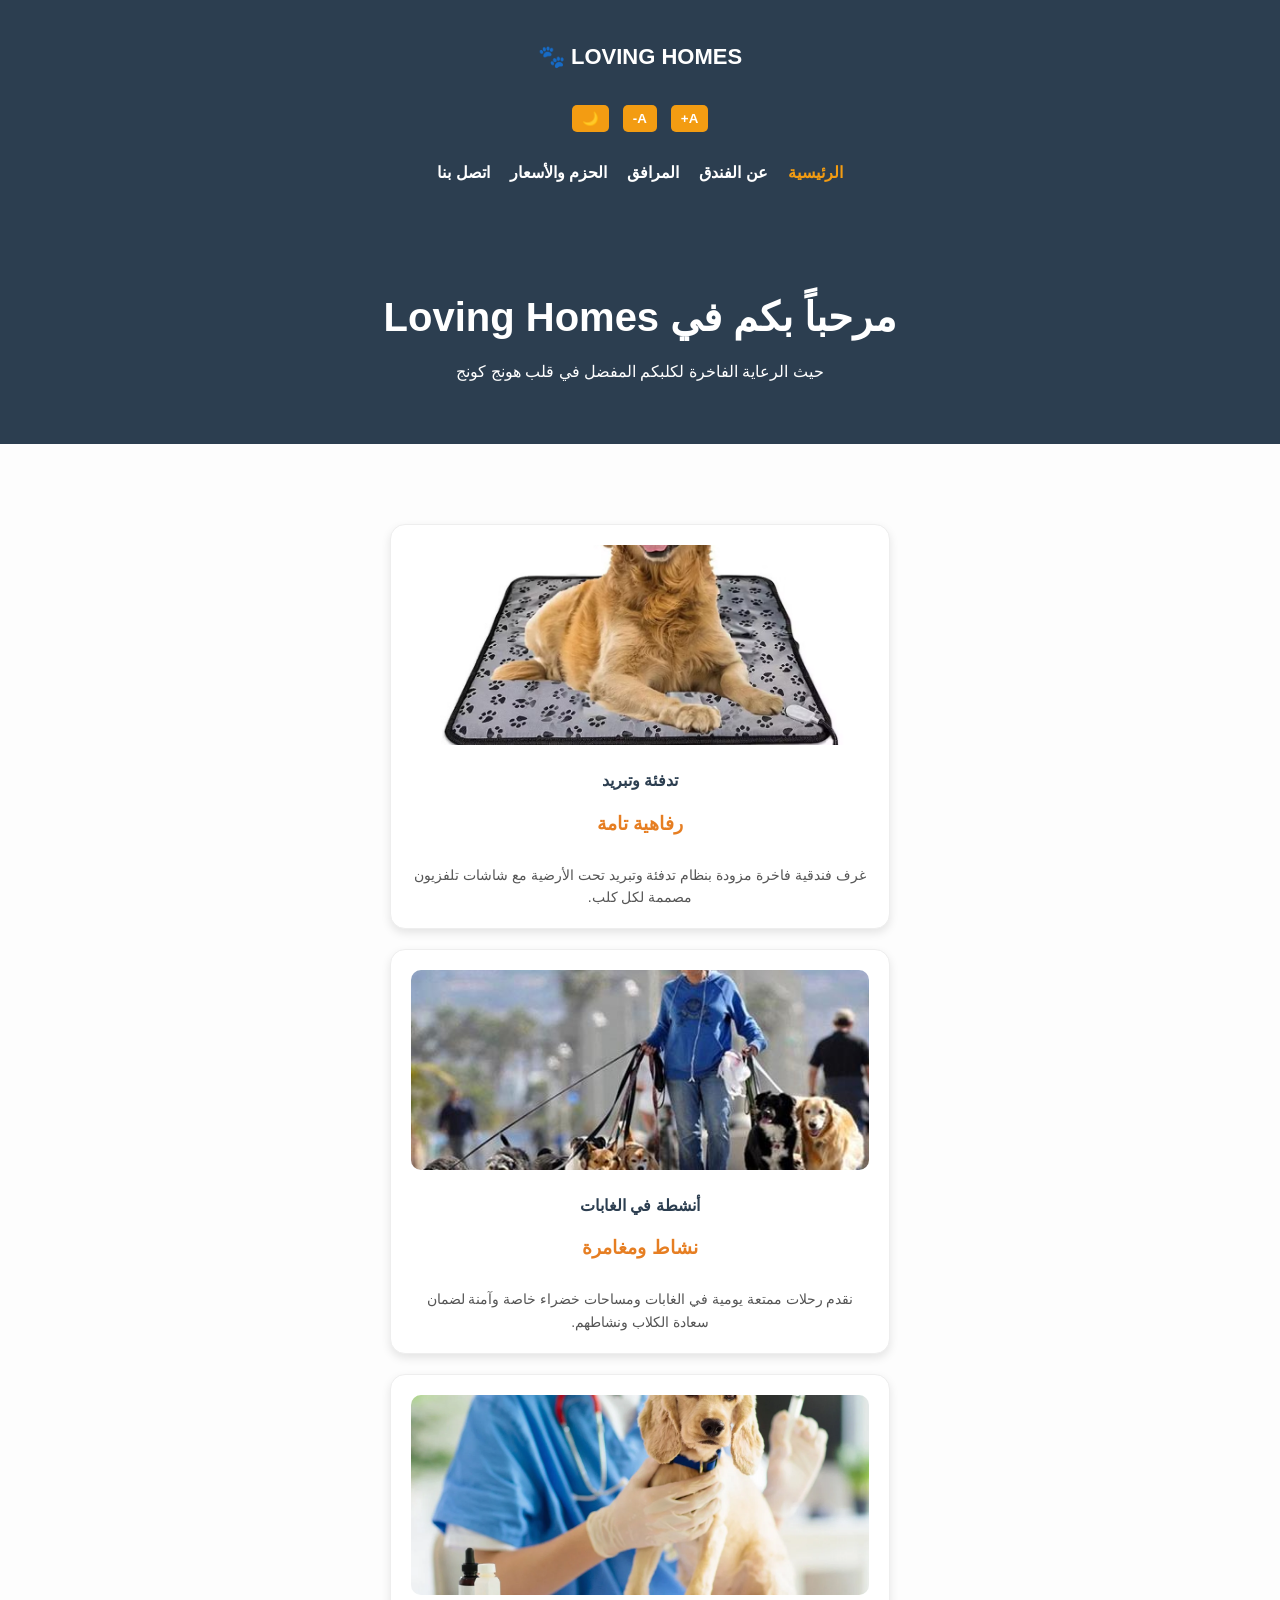
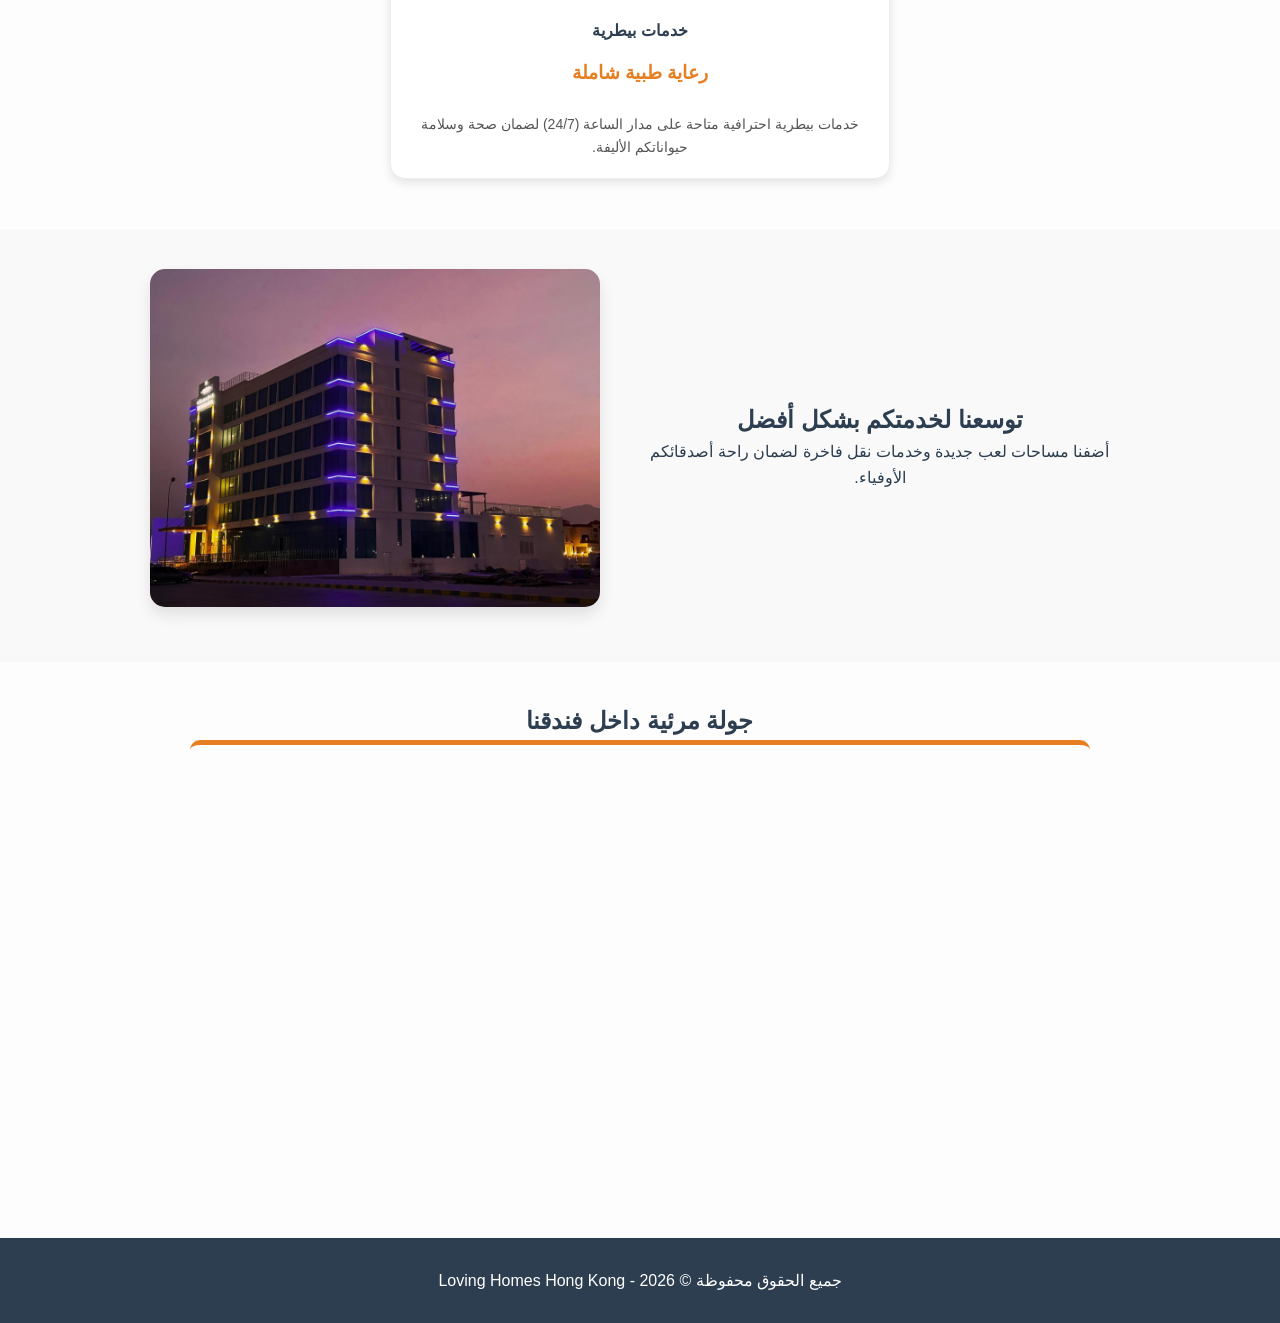
<file: index.html>
<!DOCTYPE html>
<html lang="ar" dir="rtl">
<head>
<meta charset="UTF-8">
<meta name="viewport" content="width=device-width, initial-scale=1.0">
<title>Loving Homes</title>

<link rel="stylesheet" href="css/style.css">

<style>
body{
margin:0;
background-color:#fdfdfd;
font-family:Arial,sans-serif;
}

/* navbar */
.navbar{
display:flex;
flex-direction:column;
align-items:center;
background:#2c3e50;
padding:15px 30px;
}

.logo{
color:white;
font-size:22px;
font-weight:bold;
margin-bottom:8px;
}

/* ازرار التحكم */
.accessibility-tools{
margin-bottom:10px;
}

.accessibility-tools button{
margin:3px;
padding:6px 10px;
border:none;
border-radius:5px;
cursor:pointer;
}

/* nav links */
.nav-links{
list-style:none;
display:flex;
gap:20px;
margin:0;
padding:0;
}

.nav-links a{
color:white;
text-decoration:none;
font-size:16px;
}

.nav-links a.active{
color:#e67e22;
}

/* hero */
.hero{
background:#2c3e50;
color:white;
text-align:center;
padding:60px 20px;
}

.hero h1{
font-size:2.5rem;
margin-bottom:10px;
}

/* services */
.container{
padding:50px 20px;
max-width:1200px;
margin:auto;
}

.services-grid{
display:grid;
grid-template-columns:repeat(auto-fit,minmax(300px,1fr));
gap:20px;
}

.card{
background:white;
border-radius:15px;
box-shadow:0 4px 10px rgba(0,0,0,0.1);
overflow:hidden;
text-align:center;
}

.card img{
width:100%;
height:200px;
object-fit:cover;
}

.card h3{
padding:15px 0;
color:#e67e22;
}

/* expansion section */
.expansion{
padding:40px 20px;
background:#f9f9f9;
display:flex;
flex-wrap:wrap;
align-items:center;
gap:30px;
justify-content:center;
}

.expansion img{
width:100%;
max-width:450px;
border-radius:15px;
box-shadow:0 8px 15px rgba(0,0,0,0.1);
}

/* video */
.video-section{
margin-top:40px;
text-align:center;
}

.video-section iframe{
width:100%;
max-width:900px;
height:450px;
border:none;
border-top:5px solid #e67e22;
border-radius:10px;
}

/* footer */
footer{
background:#2c3e50;
color:white;
text-align:center;
padding:30px 0;
margin-top:40px;
}
</style>

</head>

<body>

<header>
<nav class="navbar">

<div class="logo">Loving Homes 🐾</div>

<!-- ازرار التكبير والتصغير والثيم -->
<div class="accessibility-tools">
<button onclick="increaseFont()">A+</button>
<button onclick="decreaseFont()">A-</button>
<button onclick="toggleTheme()">🌙</button>

</div>

<ul class="nav-links">
<li><a href="index.html" class="active">الرئيسية</a></li>
<li><a href="pages/about.html">عن الفندق</a></li>
<li><a href="pages/services.html">المرافق</a></li>
<li><a href="pages/packages.html">الحزم والأسعار</a></li>
<li><a href="pages/contact.html">اتصل بنا</a></li>
</ul>

</nav>
</header>

<section class="hero">
<h1>مرحباً بكم في Loving Homes</h1>
<p>حيث الرعاية الفاخرة لكلبكم المفضل في قلب هونج كونج</p>
</section>

<section class="container">
<div class="services-grid">

<div class="card">
<img src="images/img-heating-cooling.avif" alt="رفاهية">
<h4>تدفئة وتبريد</h4>
<h3>رفاهية تامة</h3>
<p>
غرف فندقية فاخرة مزودة بنظام تدفئة وتبريد تحت الأرضية مع شاشات تلفزيون
مصممة لكل كلب.
</p>
</div>

<div class="card">
<img src="images/img-walking.jpg" alt="نشاط">
<h4>أنشطة في الغابات</h4>
<h3>نشاط ومغامرة</h3>
<p>
نقدم رحلات ممتعة يومية في الغابات ومساحات خضراء خاصة وآمنة
لضمان سعادة الكلاب ونشاطهم.
</p>
</div>

<div class="card">
<img src="images/img-vet-services.webp" alt="رعاية">
<h4>خدمات بيطرية</h4>
<h3>رعاية طبية شاملة</h3>
<p>
خدمات بيطرية احترافية متاحة على مدار الساعة (24/7)
لضمان صحة وسلامة حيواناتكم الأليفة.
</p>
</div>

</div>

</section>

<section class="expansion">

<div style="flex:1;min-width:300px;max-width:500px;">
<h2>توسعنا لخدمتكم بشكل أفضل</h2>
<p>أضفنا مساحات لعب جديدة وخدمات نقل فاخرة لضمان راحة أصدقائكم الأوفياء.</p>
</div>

<img src="images/img-hotel-history.jpg" alt="توسع الفندق">

</section>

<section class="video-section">

<h2>جولة مرئية داخل فندقنا</h2>
<iframe 
width="100%" 
height="400"
src="https://www.youtube.com/embed/sD9gTAFDq40"
title="Loving Homes Tour"
frameborder="0"
allow="accelerometer; autoplay; clipboard-write; encrypted-media; gyroscope; picture-in-picture"
allowfullscreen>
</iframe>

</section>

<footer>
<p>جميع الحقوق محفوظة © 2026 - Loving Homes Hong Kong</p>
</footer>

<script>

let currentFontSize = 16;

function increaseFont(){
currentFontSize += 2;
document.body.style.fontSize = currentFontSize + "px";
}

function decreaseFont(){
currentFontSize -= 2;
document.body.style.fontSize = currentFontSize + "px";
}

function toggleTheme(){

if(document.body.classList.contains("dark-mode")){

document.body.classList.remove("dark-mode");
document.body.style.backgroundColor="#fdfdfd";
document.body.style.color="#000";

}else{

document.body.classList.add("dark-mode");
document.body.style.backgroundColor="#121212";
document.body.style.color="#ffffff";

}

}

function resetSettings(){

currentFontSize = 16;
document.body.style.fontSize = "16px";

document.body.classList.remove("dark-mode");
document.body.style.backgroundColor="#fdfdfd";
document.body.style.color="#000";

}

</script>

</body>
</html>
</file>
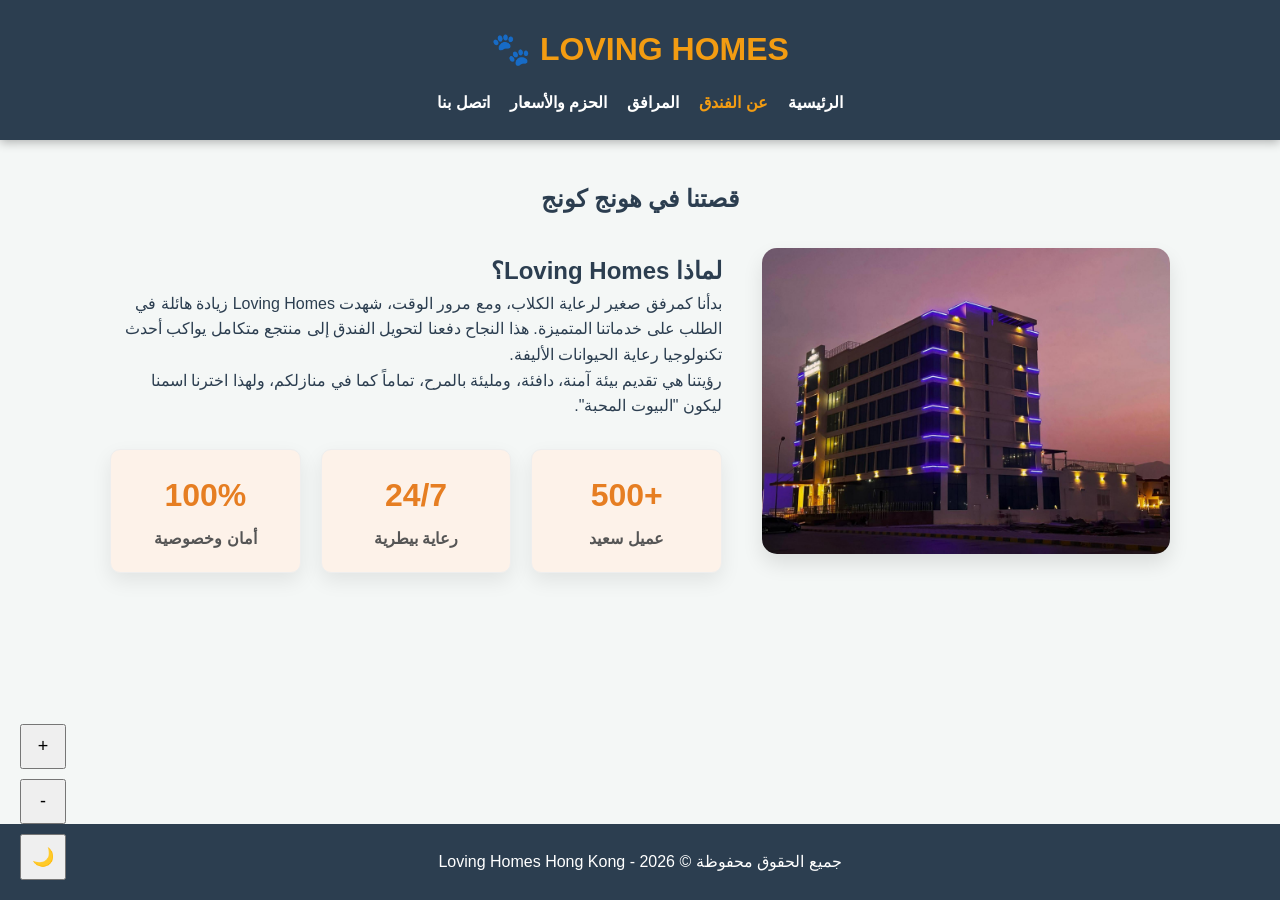
<file: pages/about.html>
<!DOCTYPE html>
<html lang="ar" dir="rtl">
<head>
    <meta charset="UTF-8">
    <meta name="viewport" content="width=device-width, initial-scale=1.0">
    <title>عن Loving Homes - قصتنا ورؤيتنا</title>
    <link rel="stylesheet" href="../css/style.css">
</head>
<body>

    <header>
        <nav class="navbar">
            <div class="logo">Loving Homes 🐾</div>
            <ul class="nav-links">
                <li><a href="../index.html">الرئيسية</a></li>
                <li><a href="about.html" class="active">عن الفندق</a></li>
                <li><a href="services.html">المرافق</a></li>
                <li><a href="packages.html">الحزم والأسعار</a></li>
                <li><a href="contact.html">اتصل بنا</a></li>
            </ul>
        </nav>
    </header>

    <main class="container">
        <section class="about-section">
            <h1 class="main-title">قصتنا في هونج كونج</h1>
            
            <div class="about-content" style="display: flex; gap: 40px; align-items: center; margin-top: 30px; text-align: right;">
                
                <div class="image-side" style="flex: 1;">
                    <img src="../images/img-hotel-history.jpg" alt="تاريخ لوفينغ هومز" class="large-img" style="width: 100%; border-radius: 15px; box-shadow: 0 10px 20px rgba(0,0,0,0.1); object-fit: cover;">
                </div>

                <div class="text-side" style="flex: 1.5;">
                    <h2>لماذا Loving Homes؟</h2>
                    <p>بدأنا كمرفق صغير لرعاية الكلاب، ومع مرور الوقت، شهدت Loving Homes زيادة هائلة في الطلب على خدماتنا المتميزة. هذا النجاح دفعنا لتحويل الفندق إلى منتجع متكامل يواكب أحدث تكنولوجيا رعاية الحيوانات الأليفة.</p>
                    <p>رؤيتنا هي تقديم بيئة آمنة، دافئة، ومليئة بالمرح، تماماً كما في منازلكم، ولهذا اخترنا اسمنا ليكون "البيوت المحبة".</p>
                    
                    <div class="stats-grid" style="display: grid; grid-template-columns: repeat(3, 1fr); gap: 20px; margin-top: 30px; text-align: center;">
                        <div class="stat-item" style="background: #fdf2e9; padding: 20px; border-radius: 10px;">
                            <h3 style="color: #e67e22; font-size: 2rem; margin-bottom: 5px;">+500</h3>
                            <p style="font-weight: bold; color: #555;">عميل سعيد</p>
                        </div>
                        <div class="stat-item" style="background: #fdf2e9; padding: 20px; border-radius: 10px;">
                            <h3 style="color: #e67e22; font-size: 2rem; margin-bottom: 5px;">24/7</h3>
                            <p style="font-weight: bold; color: #555;">رعاية بيطرية</p>
                        </div>
                        <div class="stat-item" style="background: #fdf2e9; padding: 20px; border-radius: 10px;">
                            <h3 style="color: #e67e22; font-size: 2rem; margin-bottom: 5px;">100%</h3>
                            <p style="font-weight: bold; color: #555;">أمان وخصوصية</p>
                        </div>
                    </div>
                </div>
            </div>
        </section>
    </main>

    <footer style="margin-top: 50px;">
        <p>جميع الحقوق محفوظة © 2026 - Loving Homes Hong Kong</p>
    </footer>


    <!-- أزرار التكبير والتصغير وتغيير الثيم -->
    <div style="position: fixed; bottom: 20px; left: 20px; display: flex; flex-direction: column; gap: 10px; z-index: 999;">
        <button onclick="zoomIn()" style="padding:10px;font-size:18px;">+</button>
        <button onclick="zoomOut()" style="padding:10px;font-size:18px;">-</button>
        <button onclick="toggleTheme()" style="padding:10px;font-size:18px;">🌙</button>
    </div>


    <script>

        let zoomLevel = 1;

        function zoomIn() {
            zoomLevel += 0.1;
            document.body.style.zoom = zoomLevel;
        }

        function zoomOut() {
            zoomLevel -= 0.1;
            document.body.style.zoom = zoomLevel;
        }

        function toggleTheme() {

            if (document.body.classList.contains("dark-mode")) {
                document.body.classList.remove("dark-mode");
                document.body.style.background = "white";
                document.body.style.color = "black";
            } else {
                document.body.classList.add("dark-mode");
                document.body.style.background = "#1e1e1e";
                document.body.style.color = "white";
            }

        }

    </script>

</body>
</html>
</file>
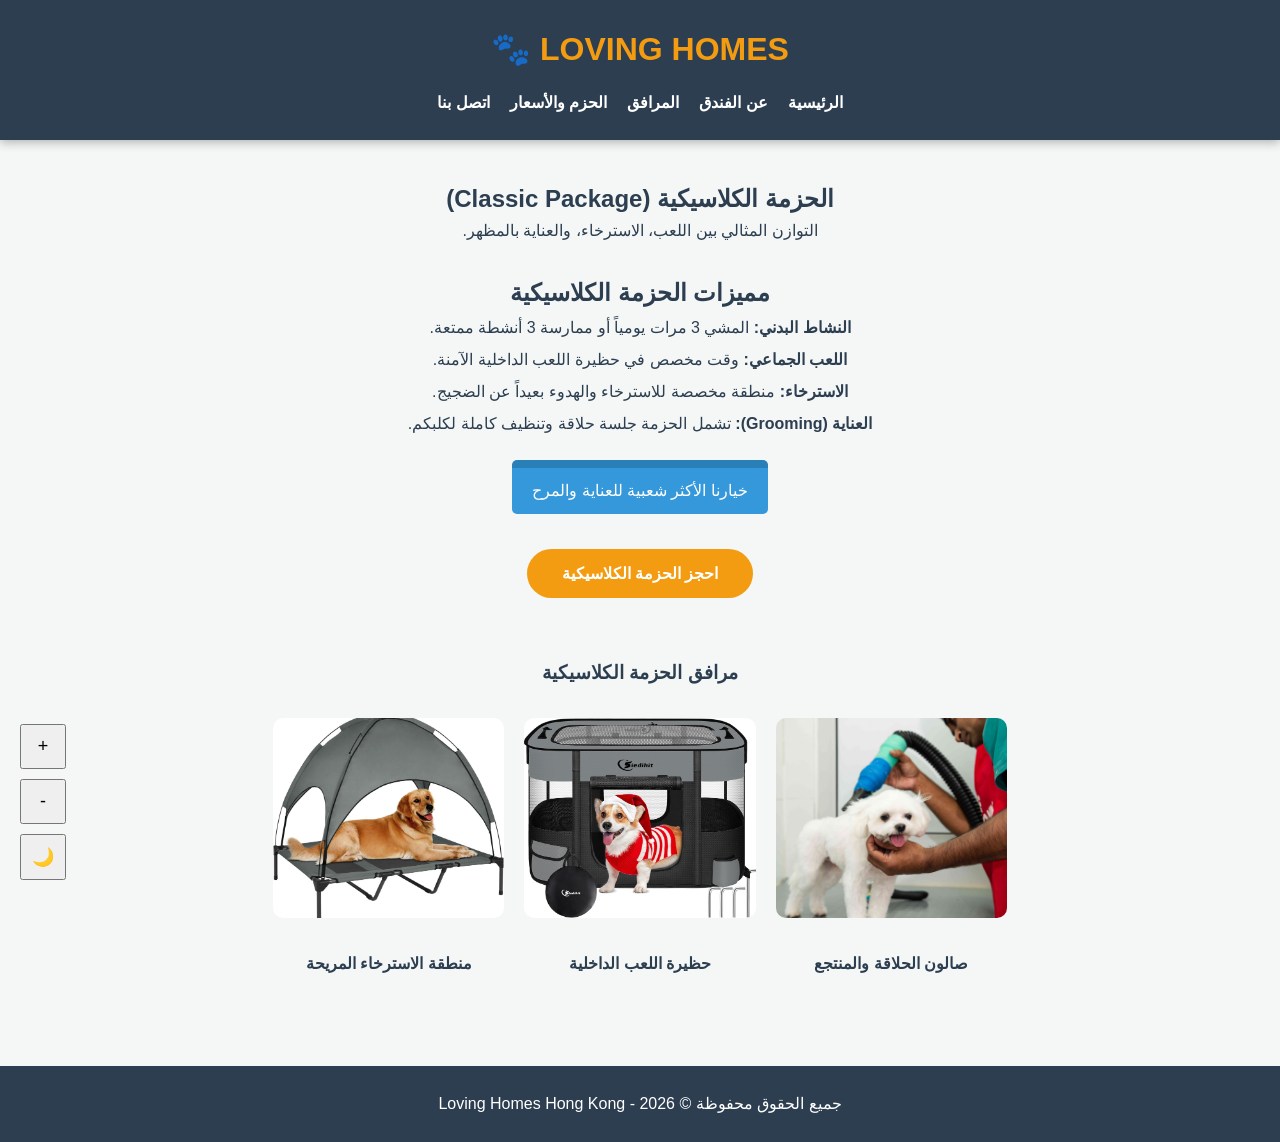
<file: pages/classic.html>
<!DOCTYPE html>
<html lang="ar" dir="rtl">
<head>
    <meta charset="UTF-8">
    <meta name="viewport" content="width=device-width, initial-scale=1.0">
    <title>الحزمة الكلاسيكية - Loving Homes</title>
    <link rel="stylesheet" href="../css/style.css">
</head>
<body>

    <header>
        <nav class="navbar">
            <div class="logo">Loving Homes 🐾</div>
            <ul class="nav-links">
                <li><a href="../index.html">الرئيسية</a></li>
                <li><a href="about.html">عن الفندق</a></li>
                <li><a href="services.html">المرافق</a></li>
                <li><a href="packages.html">الحزم والأسعار</a></li>
                <li><a href="contact.html">اتصل بنا</a></li>
            </ul>
        </nav>
    </header>

    <main class="container">
        <section class="package-header">
            <h1 class="main-title">الحزمة الكلاسيكية (Classic Package)</h1>
            <p class="classic-intro">التوازن المثالي بين اللعب، الاسترخاء، والعناية بالمظهر.</p>
        </section>

        <section class="package-details" style="text-align: center; margin-top: 30px;">
            <div class="text-side">
                <h2>مميزات الحزمة الكلاسيكية</h2>
                <ul class="feature-list" style="list-style: none; padding: 0; line-height: 2;">
                    <li><strong>النشاط البدني:</strong> المشي 3 مرات يومياً أو ممارسة 3 أنشطة ممتعة.</li>
                    <li><strong>اللعب الجماعي:</strong> وقت مخصص في حظيرة اللعب الداخلية الآمنة.</li>
                    <li><strong>الاسترخاء:</strong> منطقة مخصصة للاسترخاء والهدوء بعيداً عن الضجيج.</li>
                    <li><strong>العناية (Grooming):</strong> تشمل الحزمة جلسة حلاقة وتنظيف كاملة لكلبكم.</li>
                </ul>
                <div class="price-tag classic-color" style="background: #3498db; color: white; padding: 10px 20px; border-radius: 5px; display: inline-block; margin: 20px 0;">
                    خيارنا الأكثر شعبية للعناية والمرح
                </div>
                <br>
                <a href="contact.html" class="btn">احجز الحزمة الكلاسيكية</a>
            </div>
        </section>

        <section class="facilities-preview" style="margin-top: 60px;">
            <h3 style="text-align: center; margin-bottom: 30px;">مرافق الحزمة الكلاسيكية</h3>
            <div class="gallery-grid" style="display: grid; grid-template-columns: repeat(3, 1fr); gap: 20px; text-align: center;">
                
                <div class="facility-item">
                    <img src="../images/img-grooming-session.jpeg" alt="جلسة حلاقة" style="width: 100%; height: 200px; object-fit: cover; border-radius: 10px;">
                    <p style="margin-top: 10px; font-weight: bold;">صالون الحلاقة والمنتجع</p>
                </div>

                <div class="facility-item">
                    <img src="../images/img-indoor-barn.jpg" alt="حظيرة داخلية" style="width: 100%; height: 200px; object-fit: cover; border-radius: 10px;">
                    <p style="margin-top: 10px; font-weight: bold;">حظيرة اللعب الداخلية</p>
                </div>

                <div class="facility-item">
                    <img src="../images/img-relax-zone.jpg" alt="منطقة استرخاء" style="width: 100%; height: 200px; object-fit: cover; border-radius: 10px;">
                    <p style="margin-top: 10px; font-weight: bold;">منطقة الاسترخاء المريحة</p>
                </div>

            </div>
        </section>
    </main>

    <footer style="margin-top: 50px;">
        <p>جميع الحقوق محفوظة © 2026 - Loving Homes Hong Kong</p>
    </footer>


    <!-- أزرار التكبير والتصغير وتغيير الثيم -->
    <div style="position: fixed; bottom: 20px; left: 20px; display: flex; flex-direction: column; gap: 10px; z-index: 999;">
        <button onclick="zoomIn()" style="padding:10px;font-size:18px;">+</button>
        <button onclick="zoomOut()" style="padding:10px;font-size:18px;">-</button>
        <button onclick="toggleTheme()" style="padding:10px;font-size:18px;">🌙</button>
    </div>

    <script>

        let zoomLevel = 1;

        function zoomIn() {
            zoomLevel += 0.1;
            document.body.style.zoom = zoomLevel;
        }

        function zoomOut() {
            zoomLevel -= 0.1;
            document.body.style.zoom = zoomLevel;
        }

        function toggleTheme() {

            if (document.body.classList.contains("dark-mode")) {
                document.body.classList.remove("dark-mode");
                document.body.style.background = "white";
                document.body.style.color = "black";
            } else {
                document.body.classList.add("dark-mode");
                document.body.style.background = "#1e1e1e";
                document.body.style.color = "white";
            }

        }

    </script>

</body>
</html>
</file>
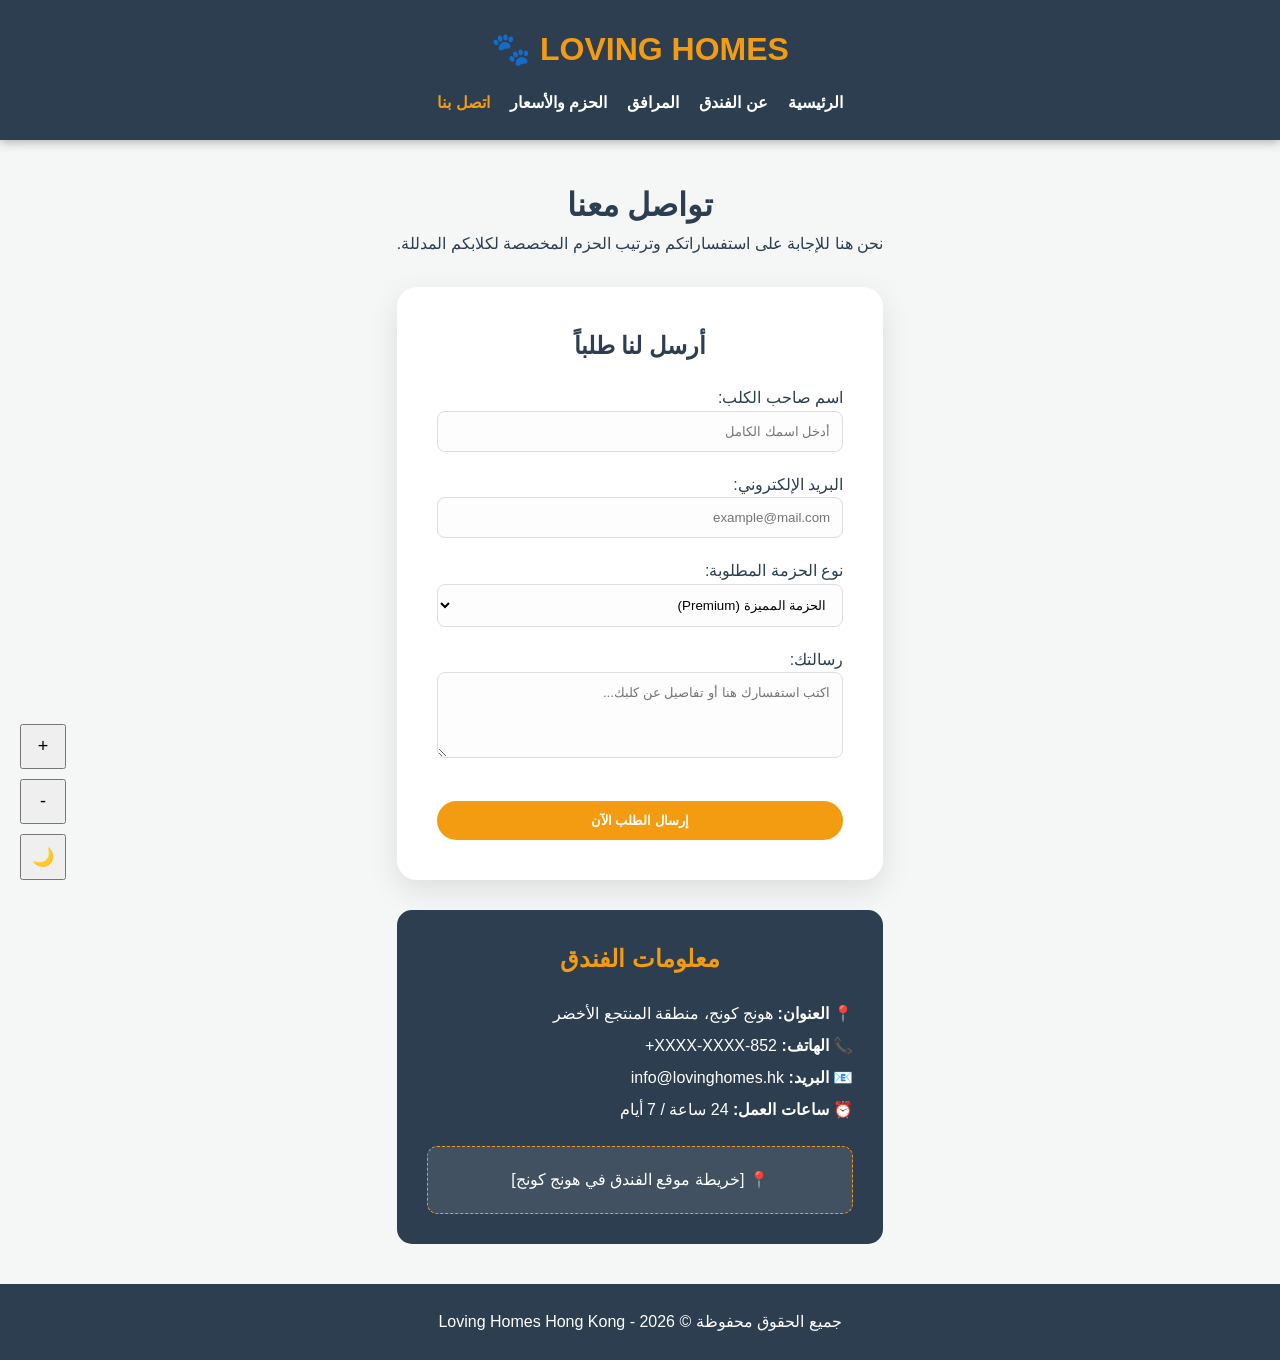
<file: pages/contact.html>
<!DOCTYPE html>
<html lang="ar" dir="rtl">
<head>
    <meta charset="UTF-8">
    <meta name="viewport" content="width=device-width, initial-scale=1.0">
    <title>اتصل بنا - Loving Homes</title>
    <link rel="stylesheet" href="../css/style.css">
</head>
<body>

    <header>
        <nav class="navbar">
            <div class="logo">Loving Homes 🐾</div>
            <ul class="nav-links">
                <li><a href="../index.html">الرئيسية</a></li>
                <li><a href="about.html">عن الفندق</a></li>
                <li><a href="services.html">المرافق</a></li>
                <li><a href="packages.html">الحزم والأسعار</a></li>
                <li><a href="contact.html" class="active">اتصل بنا</a></li>
            </ul>
        </nav>
    </header>

    <main class="container">
        <h1 class="main-title">تواصل معنا</h1>
        <p style="text-align: center; margin-bottom: 30px;">نحن هنا للإجابة على استفساراتكم وترتيب الحزم المخصصة لكلابكم المدللة.</p>

        <div class="contact-wrapper">
            
            <div class="contact-form">
                <h2 style="margin-bottom: 20px; color: var(--primary-color);">أرسل لنا طلباً</h2>
                <form id="petContactForm">
                    <div class="form-group">
                        <label>اسم صاحب الكلب:</label>
                        <input type="text" id="name" placeholder="أدخل اسمك الكامل">
                    </div>
                    
                    <div class="form-group">
                        <label>البريد الإلكتروني:</label>
                        <input type="email" id="email" placeholder="example@mail.com">
                    </div>
                    
                    <div class="form-group">
                        <label>نوع الحزمة المطلوبة:</label>
                        <select id="package">
                            <option value="premium">الحزمة المميزة (Premium)</option>
                            <option value="classic">الحزمة الكلاسيكية (Classic)</option>
                            <option value="day">حزمة اليوم (Day Care)</option>
                            <option value="custom">حزمة مخصصة / إقامة طويلة</option>
                        </select>
                    </div>
                    
                    <div class="form-group">
                        <label>رسالتك:</label>
                        <textarea id="message" rows="4" placeholder="اكتب استفسارك هنا أو تفاصيل عن كلبك..."></textarea>
                    </div>
                    
                    <button type="submit" class="btn" style="width: 100%;">إرسال الطلب الآن</button>
                    <p id="formFeedback" class="hidden"></p>
                </form>
            </div>

            <div class="contact-info">
                <h2 style="color: var(--accent-gold); margin-bottom: 20px;">معلومات الفندق</h2>
                <div style="text-align: right; line-height: 2;">
                    <p>📍 <strong>العنوان:</strong> هونج كونج، منطقة المنتجع الأخضر</p>
                    <p>📞 <strong>الهاتف:</strong> 852-XXXX-XXXX+</p>
                    <p>📧 <strong>البريد:</strong> info@lovinghomes.hk</p>
                    <p>⏰ <strong>ساعات العمل:</strong> 24 ساعة / 7 أيام</p>
                </div>
                
                <div class="map-placeholder" style="margin-top: 20px; background: rgba(255,255,255,0.1); padding: 20px; border-radius: 10px; border: 1px dashed var(--accent-gold);">
                    <p>📍 [خريطة موقع الفندق في هونج كونج]</p>
                </div>
            </div>

        </div>
    </main>

    <footer>
        <p>جميع الحقوق محفوظة © 2026 - Loving Homes Hong Kong</p>
    </footer>

    <script src="../js/main.js"></script>


    <!-- أزرار التكبير والتصغير وتغيير الثيم -->
    <div style="position: fixed; bottom: 20px; left: 20px; display: flex; flex-direction: column; gap: 10px; z-index: 999;">
        <button onclick="zoomIn()" style="padding:10px;font-size:18px;">+</button>
        <button onclick="zoomOut()" style="padding:10px;font-size:18px;">-</button>
        <button onclick="toggleTheme()" style="padding:10px;font-size:18px;">🌙</button>
    </div>

    <script>

        let zoomLevel = 1;

        function zoomIn() {
            zoomLevel += 0.1;
            document.body.style.zoom = zoomLevel;
        }

        function zoomOut() {
            zoomLevel -= 0.1;
            document.body.style.zoom = zoomLevel;
        }

        function toggleTheme() {

            if (document.body.classList.contains("dark-mode")) {
                document.body.classList.remove("dark-mode");
                document.body.style.background = "white";
                document.body.style.color = "black";
            } else {
                document.body.classList.add("dark-mode");
                document.body.style.background = "#1e1e1e";
                document.body.style.color = "white";
            }

        }

    </script>

</body>
</html>
</file>
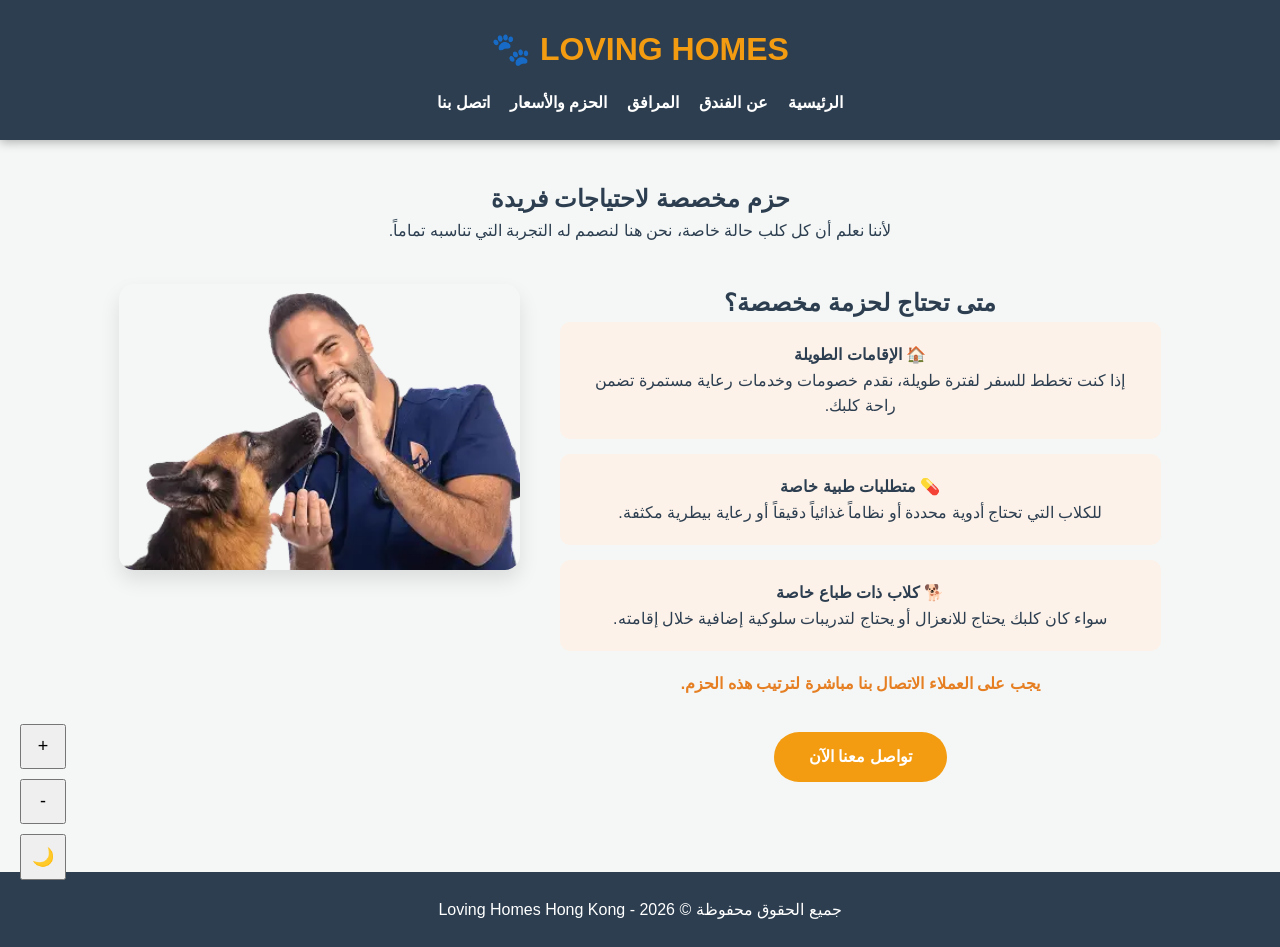
<file: pages/custom.html>
<!DOCTYPE html>
<html lang="ar" dir="rtl">
<head>
    <meta charset="UTF-8">
    <meta name="viewport" content="width=device-width, initial-scale=1.0">
    <title>الحزم المخصصة - Loving Homes</title>
    <link rel="stylesheet" href="../css/style.css">
</head>
<body>

    <header>
        <nav class="navbar">
            <div class="logo">Loving Homes 🐾</div>
            <ul class="nav-links">
                <li><a href="../index.html">الرئيسية</a></li>
                <li><a href="about.html">عن الفندق</a></li>
                <li><a href="services.html">المرافق</a></li>
                <li><a href="packages.html">الحزم والأسعار</a></li>
                <li><a href="contact.html">اتصل بنا</a></li>
            </ul>
        </nav>
    </header>

    <main class="container">
        <section class="custom-hero">
            <h1 class="main-title">حزم مخصصة لاحتياجات فريدة</h1>
            <p style="text-align: center;">لأننا نعلم أن كل كلب حالة خاصة، نحن هنا لنصمم له التجربة التي تناسبه تماماً.</p>
        </section>

        <div class="custom-content flex-row" style="display: flex; gap: 40px; align-items: flex-start; margin-top: 40px;">
            <div class="text-side" style="flex: 1.5;">
                <h2>متى تحتاج لحزمة مخصصة؟</h2>
                <div class="custom-card" style="background: #fdf2e9; padding: 20px; border-radius: 10px; margin-bottom: 15px;">
                    <h4>🏠 الإقامات الطويلة</h4>
                    <p>إذا كنت تخطط للسفر لفترة طويلة، نقدم خصومات وخدمات رعاية مستمرة تضمن راحة كلبك.</p>
                </div>
                <div class="custom-card" style="background: #fdf2e9; padding: 20px; border-radius: 10px; margin-bottom: 15px;">
                    <h4>💊 متطلبات طبية خاصة</h4>
                    <p>للكلاب التي تحتاج أدوية محددة أو نظاماً غذائياً دقيقاً أو رعاية بيطرية مكثفة.</p>
                </div>
                <div class="custom-card" style="background: #fdf2e9; padding: 20px; border-radius: 10px; margin-bottom: 15px;">
                    <h4>🐕 كلاب ذات طباع خاصة</h4>
                    <p>سواء كان كلبك يحتاج للانعزال أو يحتاج لتدريبات سلوكية إضافية خلال إقامته.</p>
                </div>
                <p class="call-action" style="margin: 20px 0; color: #e67e22;"><strong>يجب على العملاء الاتصال بنا مباشرة لترتيب هذه الحزم.</strong></p>
                <a href="contact.html" class="btn">تواصل معنا الآن</a>
            </div>
            
            <div class="image-side" style="flex: 1;">
                <img src="../images/img-special-care.webp" alt="رعاية مخصصة للكلاب" class="large-img" style="width: 100%; border-radius: 15px; box-shadow: 0 10px 20px rgba(0,0,0,0.1);">
            </div>
        </div>
    </main>

    <footer style="margin-top: 50px;">
        <p>جميع الحقوق محفوظة © 2026 - Loving Homes Hong Kong</p>
    </footer>


    <!-- أزرار التكبير والتصغير وتغيير الثيم -->
    <div style="position: fixed; bottom: 20px; left: 20px; display: flex; flex-direction: column; gap: 10px; z-index: 999;">
        <button onclick="zoomIn()" style="padding:10px;font-size:18px;">+</button>
        <button onclick="zoomOut()" style="padding:10px;font-size:18px;">-</button>
        <button onclick="toggleTheme()" style="padding:10px;font-size:18px;">🌙</button>
    </div>

    <script>

        let zoomLevel = 1;

        function zoomIn() {
            zoomLevel += 0.1;
            document.body.style.zoom = zoomLevel;
        }

        function zoomOut() {
            zoomLevel -= 0.1;
            document.body.style.zoom = zoomLevel;
        }

        function toggleTheme() {

            if (document.body.classList.contains("dark-mode")) {
                document.body.classList.remove("dark-mode");
                document.body.style.background = "white";
                document.body.style.color = "black";
            } else {
                document.body.classList.add("dark-mode");
                document.body.style.background = "#1e1e1e";
                document.body.style.color = "white";
            }

        }

    </script>

</body>
</html>
</file>
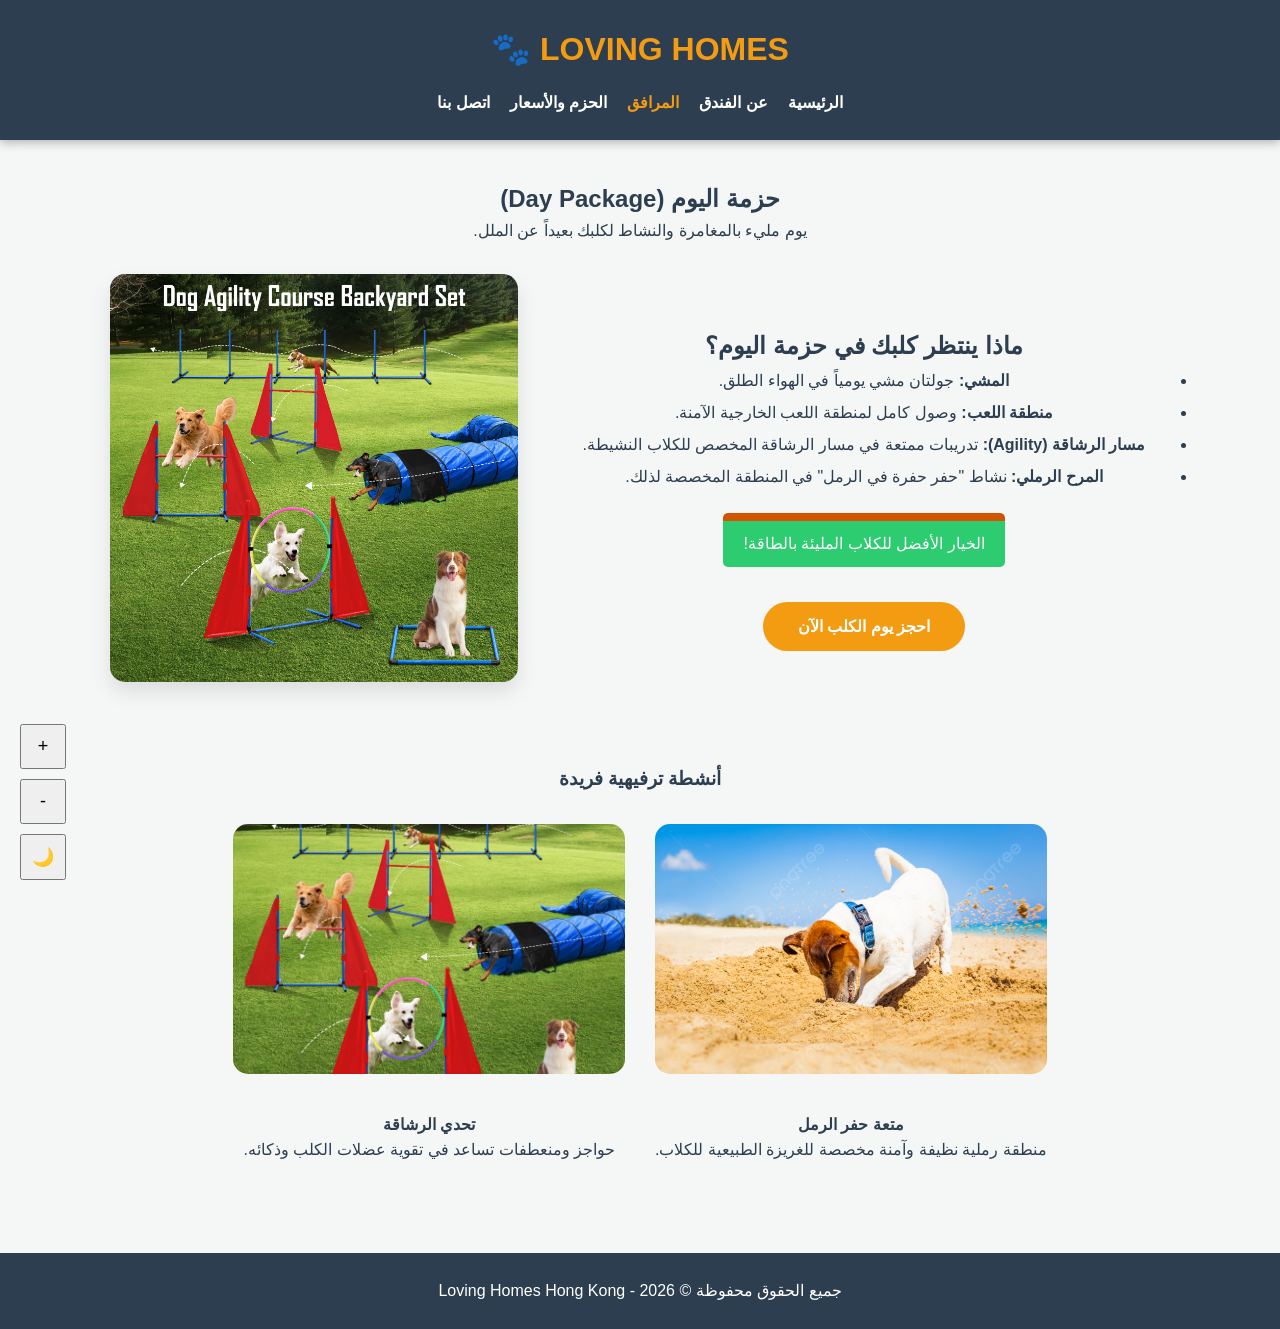
<file: pages/day-care.html>
<!DOCTYPE html>
<html lang="ar" dir="rtl">
<head>
    <meta charset="UTF-8">
    <meta name="viewport" content="width=device-width, initial-scale=1.0">
    <title>حزمة اليوم - Loving Homes</title>
    <link rel="stylesheet" href="../css/style.css">
</head>
<body>

    <header>
        <nav class="navbar">
            <div class="logo">Loving Homes 🐾</div>
            <ul class="nav-links">
                <li><a href="../index.html">الرئيسية</a></li>
                <li><a href="about.html">عن الفندق</a></li>
                <li><a href="services.html" class="active">المرافق</a></li>
                <li><a href="packages.html">الحزم والأسعار</a></li>
                <li><a href="contact.html">اتصل بنا</a></li>
            </ul>
        </nav>
    </header>

    <main class="container">
        <section class="package-header">
            <h1 class="main-title">حزمة اليوم (Day Package)</h1>
            <p class="day-intro">يوم مليء بالمغامرة والنشاط لكلبك بعيداً عن الملل.</p>
        </section>

        <section class="package-details" style="display: flex; gap: 40px; align-items: center; margin-top: 30px;">
            <div class="text-side" style="flex: 1.5;">
                <h2>ماذا ينتظر كلبك في حزمة اليوم؟</h2>
                <ul class="feature-list" style="line-height: 2;">
                    <li><strong>المشي:</strong> جولتان مشي يومياً في الهواء الطلق.</li>
                    <li><strong>منطقة اللعب:</strong> وصول كامل لمنطقة اللعب الخارجية الآمنة.</li>
                    <li><strong>مسار الرشاقة (Agility):</strong> تدريبات ممتعة في مسار الرشاقة المخصص للكلاب النشيطة.</li>
                    <li><strong>المرح الرملي:</strong> نشاط "حفر حفرة في الرمل" في المنطقة المخصصة لذلك.</li>
                </ul>
                <div class="price-tag day-color" style="background: #2ecc71; color: white; padding: 10px 20px; border-radius: 5px; display: inline-block; margin: 20px 0;">
                    الخيار الأفضل للكلاب المليئة بالطاقة!
                </div>
                <br>
                <a href="contact.html" class="btn">احجز يوم الكلب الآن</a>
            </div>
            <div class="image-side" style="flex: 1;">
                <img src="../images/img-agility-track.jpg" alt="كلب في مسار الرشاقة" class="large-img" style="width: 100%; border-radius: 15px; box-shadow: 0 10px 20px rgba(0,0,0,0.1);">
            </div>
        </section>

        <section class="special-activities" style="margin-top: 60px;">
            <h3 style="text-align: center; margin-bottom: 30px;">أنشطة ترفيهية فريدة</h3>
            <div class="activities-grid" style="display: grid; grid-template-columns: repeat(2, 1fr); gap: 30px; text-align: center;">
                
                <div class="activity-item">
                    <img src="../images/img-sand-pit.jpg" alt="حفرة الرمل" style="width: 100%; height: 250px; object-fit: cover; border-radius: 15px;">
                    <h4 style="margin-top: 15px;">متعة حفر الرمل</h4>
                    <p>منطقة رملية نظيفة وآمنة مخصصة للغريزة الطبيعية للكلاب.</p>
                </div>

                <div class="activity-item">
                    <img src="../images/img-agility-track.jpg" alt="مسار الرشاقة" style="width: 100%; height: 250px; object-fit: cover; border-radius: 15px;">
                    <h4 style="margin-top: 15px;">تحدي الرشاقة</h4>
                    <p>حواجز ومنعطفات تساعد في تقوية عضلات الكلب وذكائه.</p>
                </div>

            </div>
        </section>
    </main>

    <footer style="margin-top: 50px;">
        <p>جميع الحقوق محفوظة © 2026 - Loving Homes Hong Kong</p>
    </footer>


    <!-- أزرار التكبير والتصغير وتغيير الثيم -->
    <div style="position: fixed; bottom: 20px; left: 20px; display: flex; flex-direction: column; gap: 10px; z-index: 999;">
        <button onclick="zoomIn()" style="padding:10px;font-size:18px;">+</button>
        <button onclick="zoomOut()" style="padding:10px;font-size:18px;">-</button>
        <button onclick="toggleTheme()" style="padding:10px;font-size:18px;">🌙</button>
    </div>

    <script>

        let zoomLevel = 1;

        function zoomIn() {
            zoomLevel += 0.1;
            document.body.style.zoom = zoomLevel;
        }

        function zoomOut() {
            zoomLevel -= 0.1;
            document.body.style.zoom = zoomLevel;
        }

        function toggleTheme() {

            if (document.body.classList.contains("dark-mode")) {
                document.body.classList.remove("dark-mode");
                document.body.style.background = "white";
                document.body.style.color = "black";
            } else {
                document.body.classList.add("dark-mode");
                document.body.style.background = "#1e1e1e";
                document.body.style.color = "white";
            }

        }

    </script>

</body>
</html>
</file>
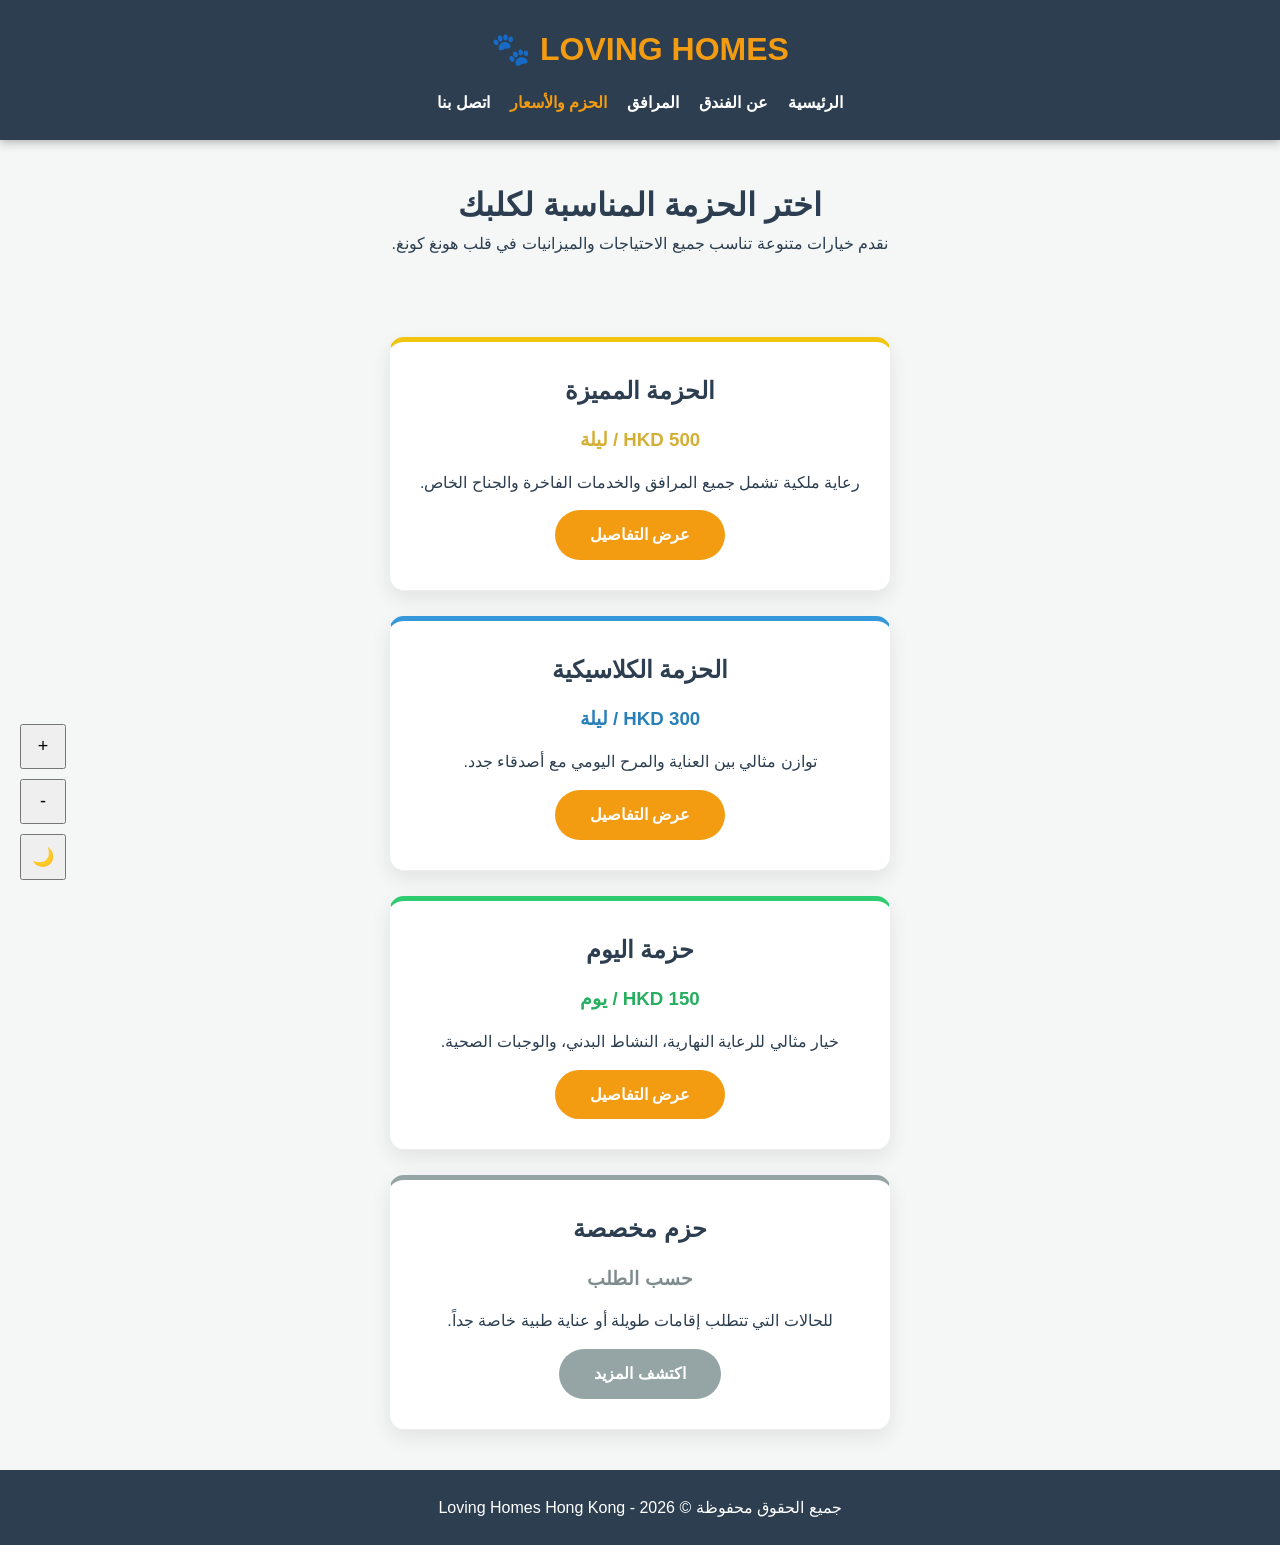
<file: pages/packages.html>
<!DOCTYPE html>
<html lang="ar" dir="rtl">
<head>
    <meta charset="UTF-8">
    <meta name="viewport" content="width=device-width, initial-scale=1.0">
    <title>الحزم والأسعار - Loving Homes</title>
    <link rel="stylesheet" href="../css/style.css">
</head>
<body>

    <header>
        <nav class="navbar">
            <div class="logo">Loving Homes 🐾</div>
            <ul class="nav-links">
                <li><a href="../index.html">الرئيسية</a></li>
                <li><a href="about.html">عن الفندق</a></li>
                <li><a href="services.html">المرافق</a></li>
                <li><a href="packages.html" class="active">الحزم والأسعار</a></li>
                <li><a href="contact.html">اتصل بنا</a></li>
            </ul>
        </nav>
    </header>

    <main class="container">
        <h1 class="main-title">اختر الحزمة المناسبة لكلبك</h1>
        <p style="text-align: center; margin-bottom: 50px;">نقدم خيارات متنوعة تناسب جميع الاحتياجات والميزانيات في قلب هونغ كونغ.</p>

        <div class="grid-container">
            <div class="package-card premium-color" style="border-top: 5px solid #f1c40f;">
                <h2>الحزمة المميزة</h2>
                <h3 style="color: #d4af37; margin: 15px 0;">500 HKD / ليلة</h3>
                <p>رعاية ملكية تشمل جميع المرافق والخدمات الفاخرة والجناح الخاص.</p>
                <a href="premium.html" class="btn">عرض التفاصيل</a>
            </div>

            <div class="package-card classic-color" style="border-top: 5px solid #3498db;">
                <h2>الحزمة الكلاسيكية</h2>
                <h3 style="color: #2980b9; margin: 15px 0;">300 HKD / ليلة</h3>
                <p>توازن مثالي بين العناية والمرح اليومي مع أصدقاء جدد.</p>
                <a href="classic.html" class="btn">عرض التفاصيل</a>
            </div>

            <div class="package-card day-color" style="border-top: 5px solid #2ecc71;">
                <h2>حزمة اليوم</h2>
                <h3 style="color: #27ae60; margin: 15px 0;">150 HKD / يوم</h3>
                <p>خيار مثالي للرعاية النهارية، النشاط البدني، والوجبات الصحية.</p>
                <a href="day-care.html" class="btn">عرض التفاصيل</a>
            </div>

            <div class="package-card" style="border-top: 5px solid #95a5a6;">
                <h2>حزم مخصصة</h2>
                <h3 style="color: #7f8c8d; margin: 15px 0;">حسب الطلب</h3>
                <p>للحالات التي تتطلب إقامات طويلة أو عناية طبية خاصة جداً.</p>
                <a href="custom.html" class="btn" style="background: #95a5a6; color: white;">اكتشف المزيد</a>
            </div>
        </div>
    </main>

    <footer>
        <p>جميع الحقوق محفوظة © 2026 - Loving Homes Hong Kong</p>
    </footer>


    <!-- أزرار التكبير والتصغير وتغيير الثيم -->
    <div style="position: fixed; bottom: 20px; left: 20px; display: flex; flex-direction: column; gap: 10px; z-index: 999;">
        <button onclick="zoomIn()" style="padding:10px;font-size:18px;">+</button>
        <button onclick="zoomOut()" style="padding:10px;font-size:18px;">-</button>
        <button onclick="toggleTheme()" style="padding:10px;font-size:18px;">🌙</button>
    </div>

    <script>

        let zoomLevel = 1;

        function zoomIn() {
            zoomLevel += 0.1;
            document.body.style.zoom = zoomLevel;
        }

        function zoomOut() {
            zoomLevel -= 0.1;
            document.body.style.zoom = zoomLevel;
        }

        function toggleTheme() {

            if (document.body.classList.contains("dark-mode")) {
                document.body.classList.remove("dark-mode");
                document.body.style.background = "white";
                document.body.style.color = "black";
            } else {
                document.body.classList.add("dark-mode");
                document.body.style.background = "#1e1e1e";
                document.body.style.color = "white";
            }

        }

    </script>

</body>
</html>
</file>
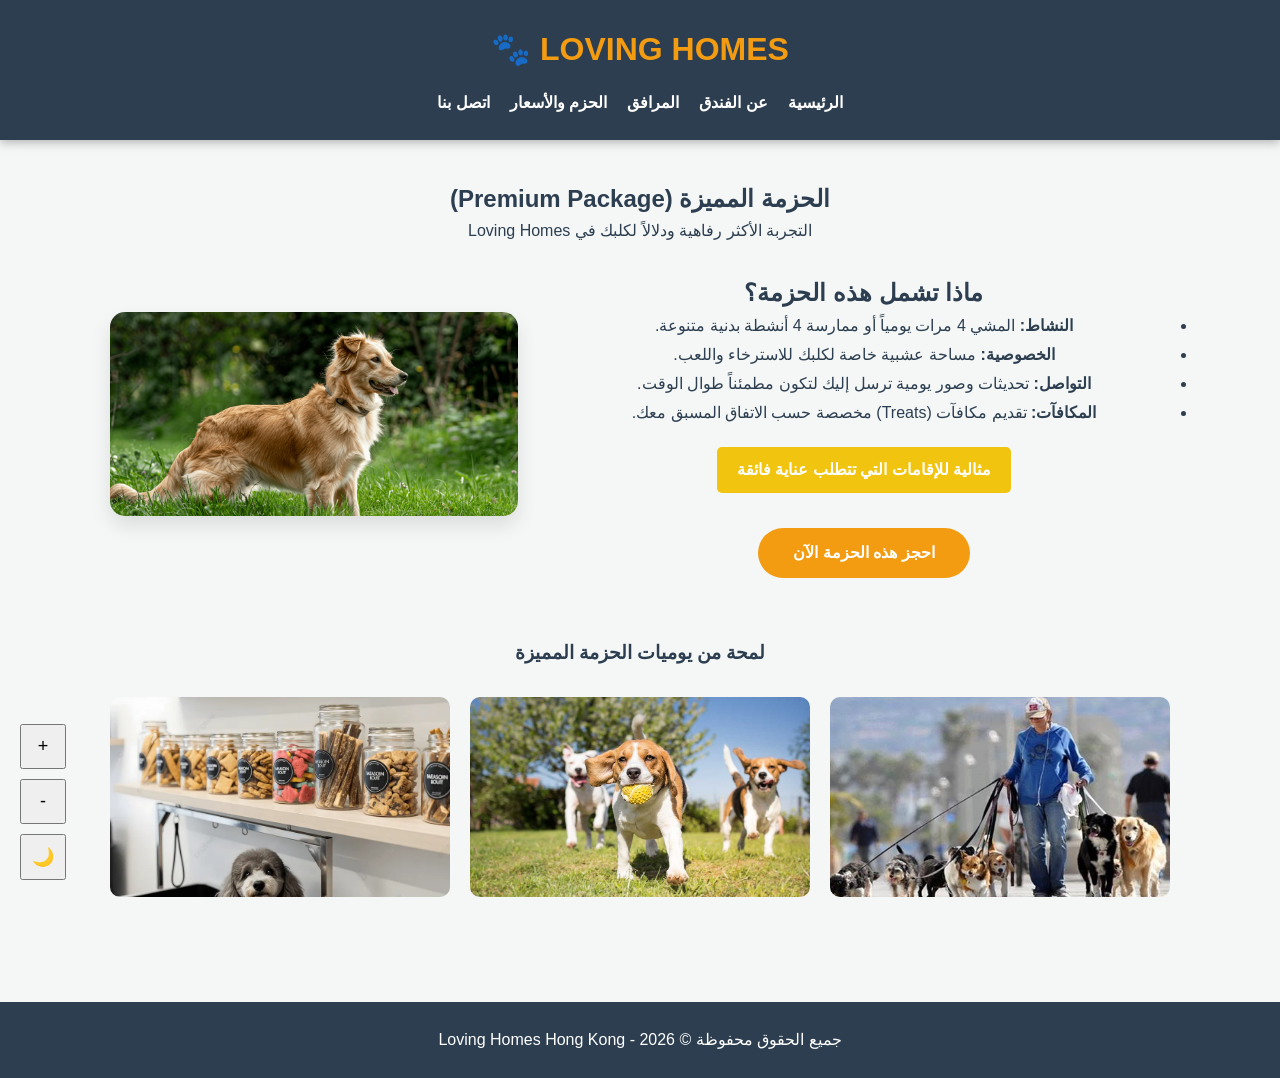
<file: pages/premium.html>
<!DOCTYPE html>
<html lang="ar" dir="rtl">
<head>
    <meta charset="UTF-8">
    <meta name="viewport" content="width=device-width, initial-scale=1.0">
    <title>الحزمة المميزة - Loving Homes</title>
    <link rel="stylesheet" href="../css/style.css">
</head>
<body>

    <header>
        <nav class="navbar">
            <div class="logo">Loving Homes 🐾</div>
            <ul class="nav-links">
                <li><a href="../index.html">الرئيسية</a></li>
                <li><a href="about.html">عن الفندق</a></li>
                <li><a href="services.html">المرافق</a></li>
                <li><a href="packages.html">الحزم والأسعار</a></li>
                <li><a href="contact.html">اتصل بنا</a></li>
            </ul>
        </nav>
    </header>

    <main class="container">
        <section class="package-header">
            <h1 class="main-title">الحزمة المميزة (Premium Package)</h1>
            <p class="premium-intro">التجربة الأكثر رفاهية ودلالاً لكلبك في Loving Homes</p>
        </section>

        <section class="package-details flex-row" style="display: flex; gap: 40px; align-items: center; margin-top: 30px;">
            <div class="text-side" style="flex: 1.5;">
                <h2>ماذا تشمل هذه الحزمة؟</h2>
                <ul class="feature-list" style="line-height: 1.8; margin-bottom: 20px;">
                    <li><strong>النشاط:</strong> المشي 4 مرات يومياً أو ممارسة 4 أنشطة بدنية متنوعة.</li>
                    <li><strong>الخصوصية:</strong> مساحة عشبية خاصة لكلبك للاسترخاء واللعب.</li>
                    <li><strong>التواصل:</strong> تحديثات وصور يومية ترسل إليك لتكون مطمئناً طوال الوقت.</li>
                    <li><strong>المكافآت:</strong> تقديم مكافآت (Treats) مخصصة حسب الاتفاق المسبق معك.</li>
                </ul>
                <div class="price-tag" style="background: #f1c40f; color: #fff; padding: 10px 20px; border-radius: 5px; display: inline-block; margin-bottom: 20px; font-weight: bold;">
                    مثالية للإقامات التي تتطلب عناية فائقة
                </div>
                <br>
                <a href="contact.html" class="btn">احجز هذه الحزمة الآن</a>
            </div>
            <div class="image-side" style="flex: 1;">
                <img src="../images/img-grassy-play-area.jpg" alt="كلب يستمتع بالحزمة المميزة" class="large-img" style="width: 100%; border-radius: 15px; box-shadow: 0 10px 20px rgba(0,0,0,0.1);">
            </div>
        </section>

        <section class="activity-gallery" style="margin-top: 60px;">
            <h3 style="text-align: center; margin-bottom: 30px;">لمحة من يوميات الحزمة المميزة</h3>
            <div class="gallery-grid" style="display: grid; grid-template-columns: repeat(3, 1fr); gap: 20px;">
                <img src="../images/img-walking.jpg" alt="تمشية" style="width: 100%; height: 200px; object-fit: cover; border-radius: 10px;">
                <img src="../images/img-play-time.jpg" alt="لعب" style="width: 100%; height: 200px; object-fit: cover; border-radius: 10px;">
                <img src="../images/img-treats.webp" alt="مكافآت" style="width: 100%; height: 200px; object-fit: cover; border-radius: 10px;">
            </div>
        </section>
    </main>

    <footer style="margin-top: 50px;">
        <p>جميع الحقوق محفوظة © 2026 - Loving Homes Hong Kong</p>
    </footer>


    <!-- أزرار التكبير والتصغير وتغيير الثيم -->
    <div style="position: fixed; bottom: 20px; left: 20px; display: flex; flex-direction: column; gap: 10px; z-index: 999;">
        <button onclick="zoomIn()" style="padding:10px;font-size:18px;">+</button>
        <button onclick="zoomOut()" style="padding:10px;font-size:18px;">-</button>
        <button onclick="toggleTheme()" style="padding:10px;font-size:18px;">🌙</button>
    </div>

    <script>

        let zoomLevel = 1;

        function zoomIn() {
            zoomLevel += 0.1;
            document.body.style.zoom = zoomLevel;
        }

        function zoomOut() {
            zoomLevel -= 0.1;
            document.body.style.zoom = zoomLevel;
        }

        function toggleTheme() {

            if (document.body.classList.contains("dark-mode")) {
                document.body.classList.remove("dark-mode");
                document.body.style.background = "white";
                document.body.style.color = "black";
            } else {
                document.body.classList.add("dark-mode");
                document.body.style.background = "#1e1e1e";
                document.body.style.color = "white";
            }

        }

    </script>

</body>
</html>
</file>
<file: css/style.css>
/* 1. الإعدادات العامة والمتغيرات */
:root {
    --primary-color: #2c3e50;
    --accent-gold: #f39c12;
    --accent-blue: #2980b9;
    --accent-orange: #d35400;
    --text-color: #2c3e50;
    --light-bg: #f4f7f6;
    --white: #ffffff;
}

*{
margin:0;
padding:0;
box-sizing:border-box;
font-family:'Segoe UI', Tahoma, Geneva, Verdana, sans-serif;
}

body{
line-height:1.6;
color:var(--text-color);
background-color:var(--light-bg);
display:flex;
flex-direction:column;
min-height:100vh;
text-align:center;
}

/* 2. الهيدر والقائمة */

header{
background:var(--primary-color);
padding:1.5rem 0;
box-shadow:0 2px 10px rgba(0,0,0,0.3);
}

.navbar{
display:flex;
flex-direction:column;
align-items:center;
gap:15px;
}

.logo{
font-size:2rem;
font-weight:bold;
color:var(--accent-gold);
text-transform:uppercase;
}

.nav-links{
display:flex;
list-style:none;
gap:20px;
}

.nav-links li a{
color:var(--white);
text-decoration:none;
font-weight:bold;
transition:0.3s;
}

.nav-links li a:hover,
.nav-links li a.active{
color:var(--accent-gold);
}

/* 3. الحاوية الرئيسية */

.container{
max-width:1100px;
margin:40px auto;
padding:0 20px;
flex:1;
display:flex;
flex-direction:column;
align-items:center;
}

/* 4. الخدمات (فوق بعض) */

.services-grid{
display:grid;
grid-template-columns:1fr;
gap:25px;
width:100%;
max-width:500px;
margin-top:30px;
}

.card{
background:var(--white);
border-radius:15px;
box-shadow:0 8px 20px rgba(0,0,0,0.08);
padding:20px;
transition:0.3s;
border:1px solid #eee;
text-align:center;
}

.card:hover{
transform:translateY(-5px);
border-color:var(--accent-gold);
}

.card img{
width:100%;
height:200px;
object-fit:cover;
border-radius:10px;
margin-bottom:15px;
}

.card h3{
color:var(--accent-gold);
margin-bottom:10px;
}

.card p{
color:#555;
font-size:14px;
line-height:1.6;
}

/* 5. صفحات أخرى */

.grid-container,
.stats-grid{
display:grid;
grid-template-columns:repeat(auto-fit,minmax(280px,1fr));
gap:25px;
width:100%;
margin-top:30px;
}

.service-card,
.package-card,
.stat-item,
.feature-card{
background:var(--white);
padding:30px;
border-radius:15px;
box-shadow:0 8px 20px rgba(0,0,0,0.08);
transition:0.3s;
border:1px solid #eee;
display:flex;
flex-direction:column;
align-items:center;
}

.service-card:hover,
.package-card:hover,
.stat-item:hover{
transform:translateY(-10px);
border-color:var(--accent-gold);
}

.stat-item h3{
font-size:2.5rem;
color:var(--accent-gold);
margin-bottom:5px;
}

/* الصور */

img{
max-width:100%;
height:auto;
border-radius:10px;
margin-bottom:15px;
}

.service-img{
height:180px;
object-fit:cover;
width:100%;
}

/* 6. صفحة اتصل بنا */

.contact-wrapper{
display:flex;
flex-direction:column;
align-items:center;
gap:30px;
width:100%;
}

.contact-form{
background:var(--white);
padding:40px;
border-radius:20px;
box-shadow:0 10px 30px rgba(0,0,0,0.1);
width:100%;
max-width:600px;
}

.form-group{
width:100%;
margin-bottom:20px;
text-align:right;
}

input,
select,
textarea{
width:100%;
padding:12px;
border-radius:8px;
border:1px solid #ddd;
background:#fdfdfd;
}

.contact-info{
background:var(--primary-color);
color:white;
padding:30px;
border-radius:15px;
width:100%;
max-width:600px;
}

/* 7. الأزرار */

.btn{
background:var(--accent-gold);
color:var(--white);
padding:12px 35px;
text-decoration:none;
border-radius:30px;
font-weight:bold;
display:inline-block;
transition:0.3s;
border:none;
cursor:pointer;
margin-top:15px;
}

.btn:hover{
background:var(--primary-color);
transform:scale(1.05);
}

/* 8. ألوان الحزم */

.premium-color{
border-top:8px solid var(--accent-gold);
}

.classic-color{
border-top:8px solid var(--accent-blue);
}

.day-color{
border-top:8px solid var(--accent-orange);
}

/* 9. الفوتر */

footer{
background:var(--primary-color);
color:var(--white);
text-align:center;
padding:25px 0;
width:100%;
margin-top:auto;
}

/* 10. الموبايل */

@media (max-width:768px){

.nav-links{
gap:10px;
flex-wrap:wrap;
justify-content:center;
}

.stat-item h3{
font-size:1.8rem;
}

}

/* 11. أدوات الوصول */

.accessibility-tools{
display:flex;
gap:8px;
margin-top:5px;
}

.accessibility-tools button{
border:none;
padding:6px 10px;
border-radius:6px;
background:var(--accent-gold);
color:white;
cursor:pointer;
font-weight:bold;
transition:0.3s;
}

.accessibility-tools button:hover{
background:var(--accent-blue);
transform:scale(1.05);
}

/* Dark Mode */

.dark-mode{
background:#121212;
color:white;
}

.dark-mode header{
background:#000;
}

.dark-mode footer{
background:#000;
}

.dark-mode .service-card,
.dark-mode .package-card,
.dark-mode .contact-form{
background:#1e1e1e;
color:white;
border:1px solid #333;
}
</file>
